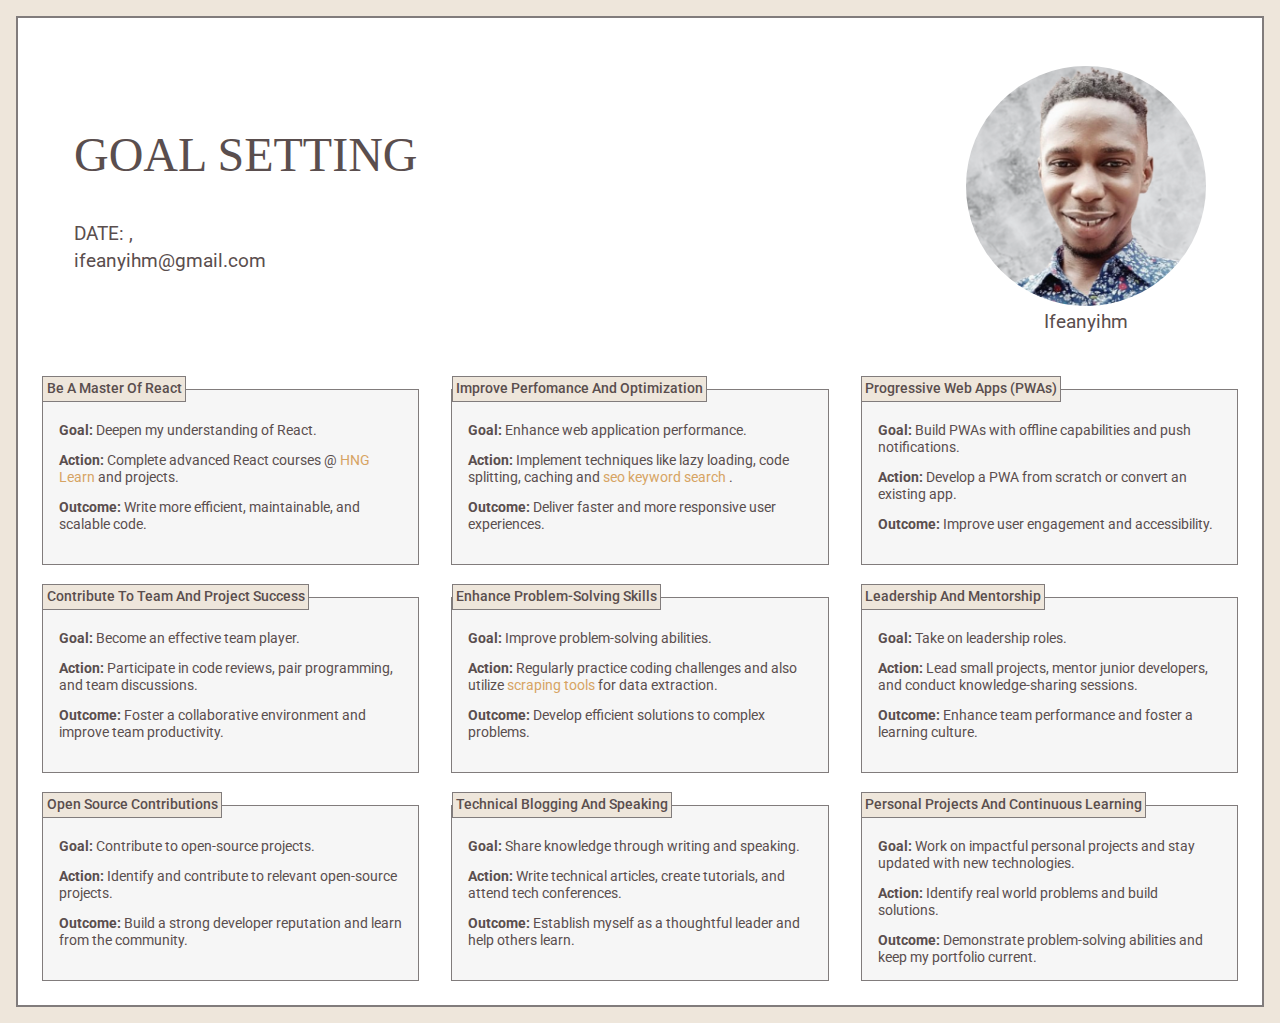
<file: index.html>
<!DOCTYPE html>
<html lang="en">
  <head>
    <meta charset="UTF-8" />
    <meta name="viewport" content="width=device-width, initial-scale=1.0" />
    <title>Document</title>

    <!-- Template Stylesheet -->
    <link rel="stylesheet" href="app.css" />

    <!-- Template Script file -->
    <script src="app.js"></script>
  </head>
  <body>
    <!-- Header Start -->
    <header>
      <div class="title">
        <h1>Goal Setting</h1>
        <div class="profile-details">
          <p>
            DATE:
            <span data-testid="currentDay"></span>,
            <span data-testid="currentTimeUTC"> </span>
          </p>
          <p data-testid="slackEmail">ifeanyihm@gmail.com</p>
        </div>
      </div>
      <div class="profile">
        <img
          src="ifeanyi.png"
          alt="ifeanyi's profile picture"
          data-testid="slackProfilePicture"
        />

        <p data-testid="slackDisplayName">Ifeanyihm</p>
      </div>
    </header>
    <!-- Header Start -->

    <!-- Main page Start -->
    <main>
      <section>
        <h3>Be a master of React</h3>
        <ul>
          <li data-testid="goal">
            <strong>Goal:</strong>
            <span>Deepen my understanding of React.</span>
          </li>
          <li data-testid="action">
            <strong>Action:</strong>
            <span>
              Complete advanced React courses @
              <a
                href="http://hng.tech/learn"
                target="_blank"
                data-testid="hngLink"
              >
                HNG Learn
              </a>
              and projects.
            </span>
          </li>
          <li data-testid="outcome">
            <strong>Outcome:</strong>
            <span>Write more efficient, maintainable, and scalable code.</span>
          </li>
        </ul>
      </section>
      <section>
        <h3>Improve perfomance and optimization</h3>
        <ul>
          <li data-testid="goal">
            <strong>Goal:</strong>
            <span> Enhance web application performance.</span>
          </li>
          <li data-testid="action">
            <strong> Action: </strong>
            <span>
              Implement techniques like lazy loading, code splitting, caching
              and
              <a
                href="http://keyword.dog/"
                target="_blank"
                data-testid="keywordLink"
              >
                seo keyword search </a
              >.
            </span>
          </li>
          <li data-testid="outcome">
            <strong>Outcome:</strong>
            <span> Deliver faster and more responsive user experiences.</span>
          </li>
        </ul>
      </section>
      <section>
        <h3>Progressive Web Apps (PWAs)</h3>
        <ul>
          <li data-testid="goal">
            <strong>Goal:</strong>
            <span>
              Build PWAs with offline capabilities and push notifications.
            </span>
          </li>
          <li data-testid="action">
            <strong> Action: </strong>
            <span> Develop a PWA from scratch or convert an existing app.</span>
          </li>
          <li data-testid="outcome">
            <strong>Outcome:</strong>
            <span> Improve user engagement and accessibility.</span>
          </li>
        </ul>
      </section>
      <section>
        <h3>Contribute to Team and Project Success</h3>
        <ul>
          <li data-testid="goal">
            <strong>Goal:</strong><span> Become an effective team player.</span>
          </li>
          <li data-testid="action">
            <strong> Action: </strong>
            <span>
              Participate in code reviews, pair programming, and team
              discussions.
            </span>
          </li>
          <li data-testid="outcome">
            <strong>Outcome:</strong>
            <span>
              Foster a collaborative environment and improve team productivity.
            </span>
          </li>
        </ul>
      </section>
      <section>
        <h3>Enhance Problem-Solving skills</h3>
        <ul>
          <li data-testid="goal">
            <strong>Goal:</strong>
            <span> Improve problem-solving abilities.</span>
          </li>
          <li data-testid="action">
            <strong> Action: </strong>
            <span>
              Regularly practice coding challenges and also utilize
              <a
                href="http://scrapeanyweb.site/"
                data-testid="scrapeanywebLink"
                target="_blank"
              >
                scraping tools
              </a>
              for data extraction.
            </span>
          </li>
          <li data-testid="outcome">
            <strong>Outcome:</strong>
            <span> Develop efficient solutions to complex problems. </span>
          </li>
        </ul>
      </section>
      <section>
        <h3>Leadership and Mentorship</h3>
        <ul>
          <li data-testid="goal">
            <strong>Goal:</strong>
            <span> Take on leadership roles.</span>
          </li>
          <li data-testid="action">
            <strong> Action: </strong>
            <span>
              Lead small projects, mentor junior developers, and conduct
              knowledge-sharing sessions.
            </span>
          </li>
          <li data-testid="outcome">
            <strong>Outcome:</strong>
            <span>
              Enhance team performance and foster a learning culture.
            </span>
          </li>
        </ul>
      </section>
      <section>
        <h3>Open Source Contributions</h3>
        <ul>
          <li data-testid="goal">
            <strong>Goal:</strong>
            <span> Contribute to open-source projects.</span>
          </li>
          <li data-testid="action">
            <strong> Action: </strong>
            <span>
              Identify and contribute to relevant open-source projects.
            </span>
          </li>
          <li data-testid="outcome">
            <strong>Outcome:</strong>
            <span>
              Build a strong developer reputation and learn from the community.
            </span>
          </li>
        </ul>
      </section>
      <section>
        <h3>Technical Blogging and Speaking</h3>
        <ul>
          <li data-testid="goal">
            <strong>Goal:</strong>
            <span> Share knowledge through writing and speaking.</span>
          </li>
          <li data-testid="action">
            <strong> Action: </strong>
            <span>
              Write technical articles, create tutorials, and attend tech
              conferences.
            </span>
          </li>
          <li data-testid="outcome">
            <strong>Outcome:</strong>
            <span>
              Establish myself as a thoughtful leader and help others learn.
            </span>
          </li>
        </ul>
      </section>
      <section>
        <h3>Personal Projects and Continuous Learning</h3>
        <ul>
          <li data-testid="goal">
            <strong>Goal:</strong>
            <span>
              Work on impactful personal projects and stay updated with new
              technologies.
            </span>
          </li>
          <li data-testid="action">
            <strong> Action: </strong>
            <span> Identify real world problems and build solutions. </span>
          </li>
          <li data-testid="outcome">
            <strong>Outcome:</strong>
            <span>
              Demonstrate problem-solving abilities and keep my portfolio
              current.
            </span>
          </li>
        </ul>
      </section>
    </main>
    <!-- Main page Start -->
  </body>
</html>
</file>
<file: app.css>
/*** Google web font ***/
@import url("https://fonts.googleapis.com/css2?family=Roboto:wght@300;400;500;700;900&display=swap");

:root {
  font-family: "Roboto", sans-serif;
  color: rgb(90, 78, 78);
}

* {
  margin: 0;
  padding: 0;
  box-sizing: border-box;
}

html {
  background-color: #eee6db;
}

/*** Body ***/
body {
  padding: 1rem;
  border: 2px solid #817c7c;
  background-color: #fff;
  margin: 1rem;
}

/*** Header ***/
header {
  display: flex;
  justify-content: space-between;
  align-items: center;
}
header .title {
  display: flex;
  flex-direction: column;
  gap: 1.2rem;
}
header .title h1 {
  font-family: "sans-serif";
  font-weight: 400;
  font-size: 1.6rem;
  text-transform: uppercase;
}
header .title .profile-details {
  display: flex;
  flex-direction: column;
  gap: 0.2rem;
  font-size: 0.7rem;
}
header .profile {
  width: 4rem;
}
header .profile img {
  width: 100%;
  border-radius: 50%;
}
header .profile p {
  font-size: 0.8rem;
}

/*** Main ***/
main {
  margin-top: 2rem;
  display: grid;
  gap: 2rem;
}
main section {
  position: relative;
}
main section h3 {
  position: absolute;
  top: -0.8rem;
  left: 0.02rem;
  font-weight: 500;
  font-size: 0.8rem;
  background-color: #eee6db;
  padding: 0.2rem;
  border: 1px solid #817c7c;
  text-transform: capitalize;
}
main section ul {
  background-color: #f6f6f6;
  padding: 1rem;
  border: 1px solid #817c7c;
  list-style: none;
  display: flex;
  flex-direction: column;
  gap: 0.5rem;
  font-size: 0.8rem;
}
main section ul li a {
  text-decoration: none;
  color: #d6a463;
}
main section ul li a:hover {
  text-decoration: underline;
}

/*** Tablet view ***/
@media screen and (min-width: 768px) {
  body {
    padding: 1.5rem;
  }
  header {
    padding: 1rem;
  }
  header .title {
    gap: 1.5rem;
  }
  header .title h1 {
    font-size: 2.5rem;
  }
  header .title .profile-details {
    font-size: 1rem;
  }
  header .profile {
    width: 8rem;
  }
  header .profile p {
    font-size: 1rem;
    text-align: center;
  }
  main {
    grid-template-columns: repeat(2, 1fr);
  }
  main section {
    height: 10.5rem;
  }
  main section h3 {
    font-size: 1rem;
  }
  main section ul {
    height: inherit;
    padding-top: 1.5rem;
    gap: 0.8rem;
    font-size: 0.9rem;
  }
}
/*** Mini desktop ***/
@media screen and (min-width: 992px) {
  header {
    padding: 1.5rem 2rem;
  }
  header .title {
    gap: 2rem;
  }
  header .title h1 {
    font-size: 3rem;
  }
  header .title .profile-details {
    font-size: 1.1rem;
  }
  header .profile {
    width: 13rem;
  }
  header .profile p {
    font-size: 1.3rem;
  }
  main section {
    height: 10.5rem;
  }
  main section h3 {
    font-size: 1.2rem;
  }
  main section ul {
    padding-top: 2rem;
    font-size: 1rem;
  }
}
/*** Desktop view ***/
@media screen and (min-width: 1100px) {
  header .title {
    gap: 2.5rem;
  }
  header .title h1 {
    font-size: 3rem;
  }
  header .title .profile-details {
    font-size: 1.5rem;
  }
  header .profile {
    width: 15rem;
  }
  header .profile p {
    font-size: 1.5rem;
  }
  main {
    grid-template-columns: repeat(3, 1fr);
  }
  main section {
    height: 12rem;
  }
  main section h3 {
    font-size: 0.9rem;
  }
  main section ul {
    font-size: 0.9rem;
  }
}
@media screen and (min-width: 1200px) {
  header .title .profile-details {
    font-size: 1.2rem;
  }
  header .profile p {
    font-size: 1.2rem;
  }
  main section {
    height: 11rem;
  }
}
@media screen and (min-width: 1300px) {
  main section {
    height: 10rem;
  }
}
@media screen and (min-width: 1450px) {
  header,
  main {
    width: 90%;
    margin: 0 auto;
  }
  main {
    margin-top: 3rem;
  }
}
@media screen and (min-width: 1750px) {
  header,
  main {
    width: 80%;
    margin: 0 auto;
  }
  main {
    margin-top: 3rem;
  }
}
</file>
